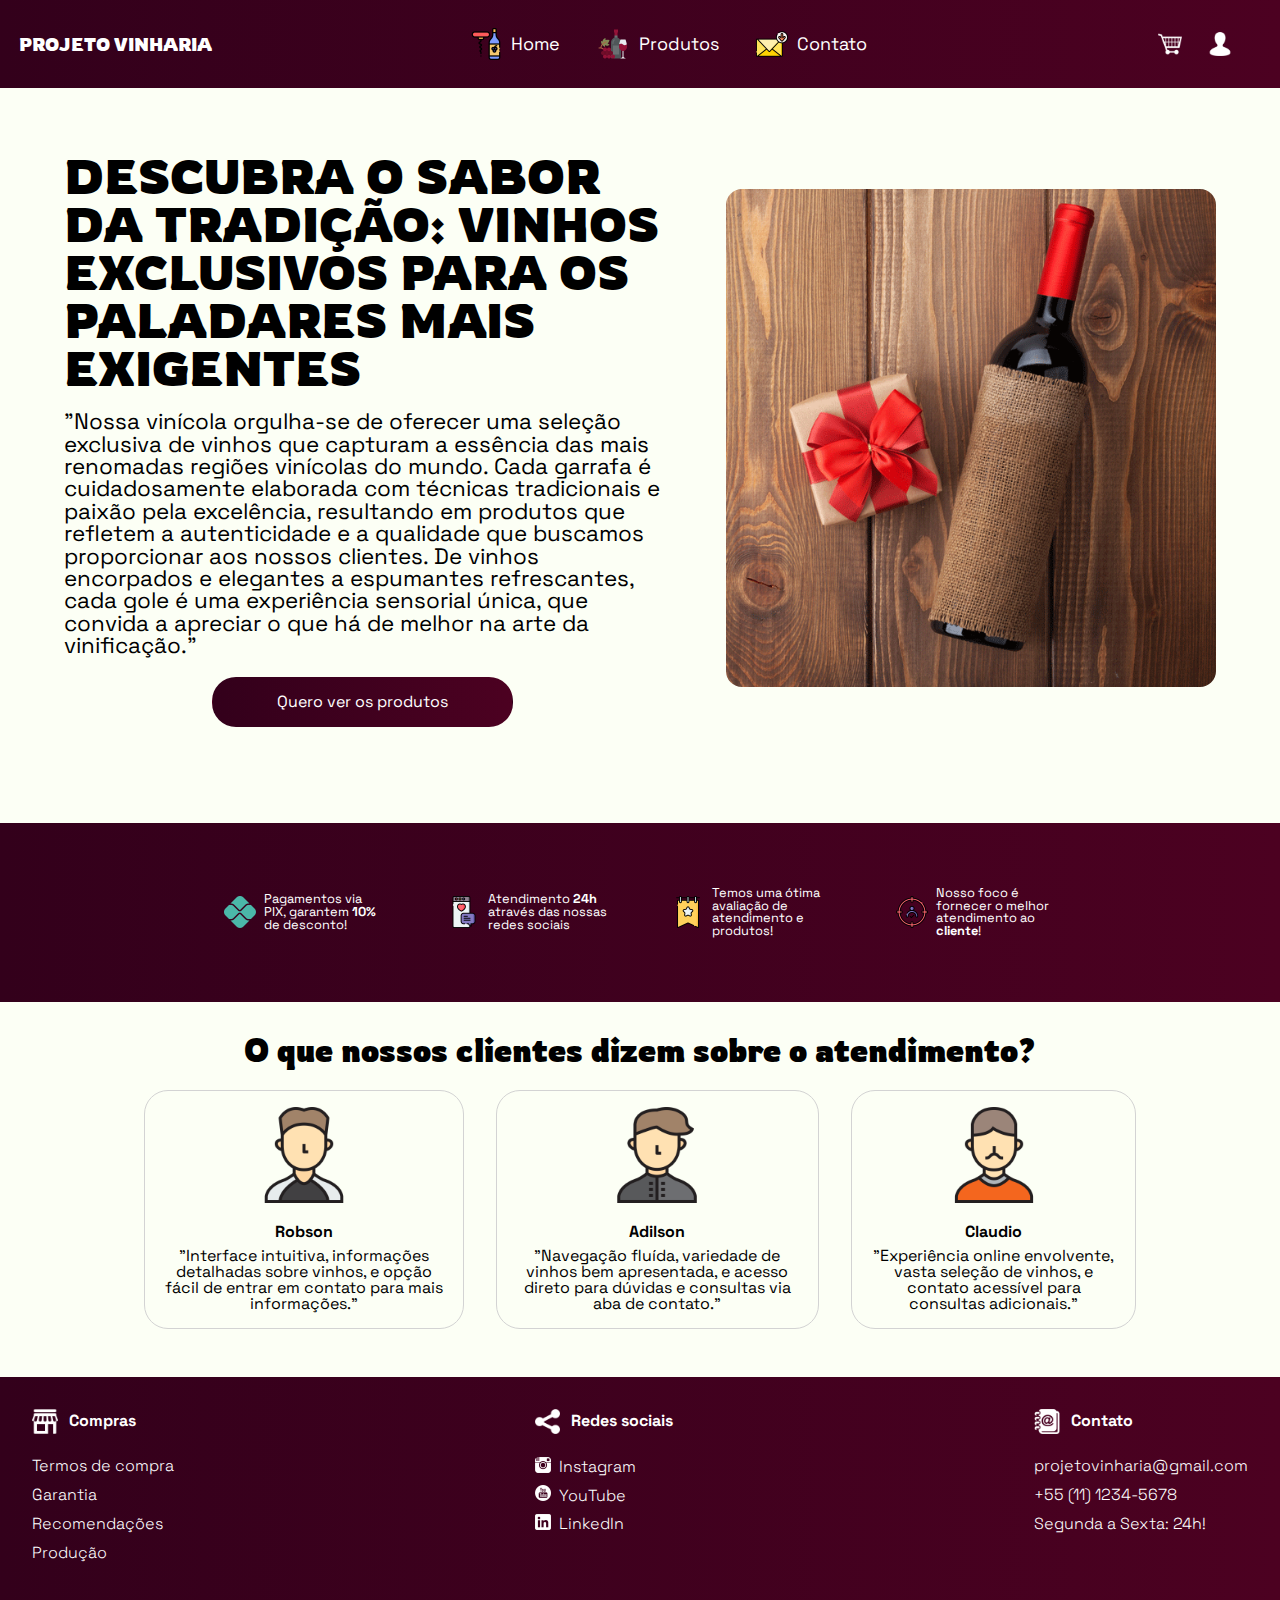
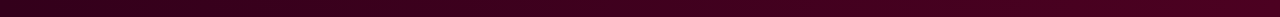
<file: index.html>
<!DOCTYPE html>
<html lang="en">
<head>
    <meta charset="UTF-8">
    <meta name="viewport" content="width=device-width, initial-scale=1.0">
    <title>Projeto vinharia</title>
    <link rel="icon" type="image/x-icon" href="img/web_ico.png">
    <link rel="stylesheet" href="style.css">
</head>
<body>

    <header class="cabecalho">
        <h1 class="cabecalho__titulo">Projeto vinharia</h1>
        <nav class="cabecalho__menu">
            <ul class="cabecalho__menu__lista">

                <li class="cabecalho__menu__lista__item">
                    <img class="cabecalho__menu__lista__item-icone" src="img/home-button.png">
                    <a href="index.html">Home</a>
                </li>

                <li class="cabecalho__menu__lista__item">
                    <img class="cabecalho__menu__lista__item-icone" src="img/wine-bottle.png">
                    <a href="loja.html">Produtos</a>
                </li>
                <li class="cabecalho__menu__lista__item">
                    <img class="cabecalho__menu__lista__item-icone" src="img/contact.png">
                    <a href="contato.html">Contato</a>
                </li>

            </ul>
        </nav>
        <div class="cabecalho__botoes">
            <img src="img/shopping-cart.png" class="cabecalho__botoes__item">
            <img src="img/man.png" class="cabecalho__botoes__item area-cliente">
        </div>
    </header>

    <main class="main-home">
        <div class="main-home__E">
            <h2 class="main-home__E__titulo">Descubra o Sabor da Tradição: Vinhos Exclusivos para os Paladares Mais Exigentes</h2>
            <p class="main-home__E__texto">"Nossa vinícola orgulha-se de oferecer uma seleção exclusiva de vinhos que capturam a essência das mais renomadas regiões vinícolas do mundo. Cada garrafa é cuidadosamente elaborada com técnicas tradicionais e paixão pela excelência, resultando em produtos que refletem a autenticidade e a qualidade que buscamos proporcionar aos nossos clientes. De vinhos encorpados e elegantes a espumantes refrescantes, cada gole é uma experiência sensorial única, que convida a apreciar o que há de melhor na arte da vinificação."</p>
            <a class="main-home__E__ancora" href="loja.html">Quero ver os produtos</a>
        </div>
        <div class="main-home__D">
            <img class="main-home__D__foto" src="img/home-pic.png">
        </div>
    </main>

    <bottom class="bottom">
        <div class="bottom__banner">

            <div class="bottom__banner__column">
                <img class="bottom__banner__column__icon" src="img/pix.png">
                <p class="bottom__banner__column__texto">Pagamentos via PIX, garantem <strong class="strong__destaque">10%</strong> de desconto!</p>
            </div>
            
            <div class="bottom__banner__column">
                <img class="bottom__banner__column__icon" src="img/social-media.png">
                <p class="bottom__banner__column__texto">Atendimento <strong class="strong__destaque">24h</strong> através das nossas redes sociais</p>
            </div>

            <div class="bottom__banner__column">
                <img class="bottom__banner__column__icon" src="img/bookmark.png">
                <p class="bottom__banner__column__texto">Temos uma ótima avaliação de atendimento e produtos!</p>
            </div>

            <div class="bottom__banner__column">
                <img class="bottom__banner__column__icon" src="img/target-audience.png">
                <p class="bottom__banner__column__texto">Nosso foco é fornecer o melhor atendimento ao <strong class="strong__destaque">cliente</strong>!</p>
            </div>
            
        </div>

        <div class="bottom__avaliacao">
            <div class="bottom__avaliacao__head">
                <h2 class="bottom__avaliacao__head__titulo">O que nossos clientes dizem sobre o atendimento?</h2>
            </div>
            <div class="bottom__avaliacao__avaliacoes">

                <div class="bottom__avaliacao__cliente">
                    <img class="bottom__avaliacao__cliente__foto" src="img/user-pic1.png">
                    <h2 class="bottom__avaliacao__cliente__nome">Robson</h2>
                    <p class="bottom__avaliacao__cliente__comentario">"Interface intuitiva, informações detalhadas sobre vinhos, e opção fácil de entrar em contato para mais informações."</p>
                </div>

                <div class="bottom__avaliacao__cliente">
                    <img class="bottom__avaliacao__cliente__foto" src="img/user-pic2.png">
                    <h2 class="bottom__avaliacao__cliente__nome">Adilson</h2>
                    <p class="bottom__avaliacao__cliente__comentario">"Navegação fluída, variedade de vinhos bem apresentada, e acesso direto para dúvidas e consultas via aba de contato."</p>
                </div>

                <div class="bottom__avaliacao__cliente">
                    <img class="bottom__avaliacao__cliente__foto" src="img/user-pic3.png">
                    <h2 class="bottom__avaliacao__cliente__nome">Claudio</h2>
                    <p class="bottom__avaliacao__cliente__comentario">"Experiência online envolvente, vasta seleção de vinhos, e contato acessível para consultas adicionais."</p>
                </div>
            </div>
        </div>
    </bottom>

    <footer class="rodape">

        <div class="rodape__column">
            <div class="rodape__column__header">
                <img class="rodape__column__header__icon" src="img/online-store.png">
                <h2 class="rodape__column__header__top">Compras</h2>
            </div>
            <div class="rodape__column__body">
                <a class="rodape__column__body__texto">Termos de compra</a>
                <a class="rodape__column__body__texto">Garantia</a>
                <a class="rodape__column__body__texto">Recomendações</a>
                <a class="rodape__column__body__texto">Produção</a>
            </div>
        </div>

        <div class="rodape__column">
            <div class="rodape__column__header">
                <img class="rodape__column__header__icon" src="img/share.png">
                <h2 class="rodape__column__header__top">Redes sociais</h2>
            </div>
            <div class="rodape__column__body">
                <div class="rodape__column__body__social">
                    <img class="rodape__column__body__pic" src="img/instagram.png">
                    <a class="rodape__column__body__texto">Instagram</a>
                </div>
                <div class="rodape__column__body__social">
                    <img class="rodape__column__body__pic" src="img/youtube.png">
                    <a class="rodape__column__body__texto">YouTube</a>
                </div>
                <div class="rodape__column__body__social">
                    <img class="rodape__column__body__pic" src="img/linkedin.png">
                    <a class="rodape__column__body__texto">LinkedIn</a>
                </div>
            </div>
        </div>

        <div class="rodape__column">
            <div class="rodape__column__header">
                <img class="rodape__column__header__icon" src="img/send.png">
                <h2 class="rodape__column__header__top">Contato</h2>
            </div>
                <div class="rodape__column__body">
                    <a class="rodape__column__body__texto">projetovinharia@gmail.com</a>
                    <p class="rodape__column__body__texto">+55 (11) 1234-5678</p>
                    <p class="rodape__column__body__texto">Segunda a Sexta: 24h!</p>
                </div>
        </div>

    </footer>
    
</body>
</html>
</file>
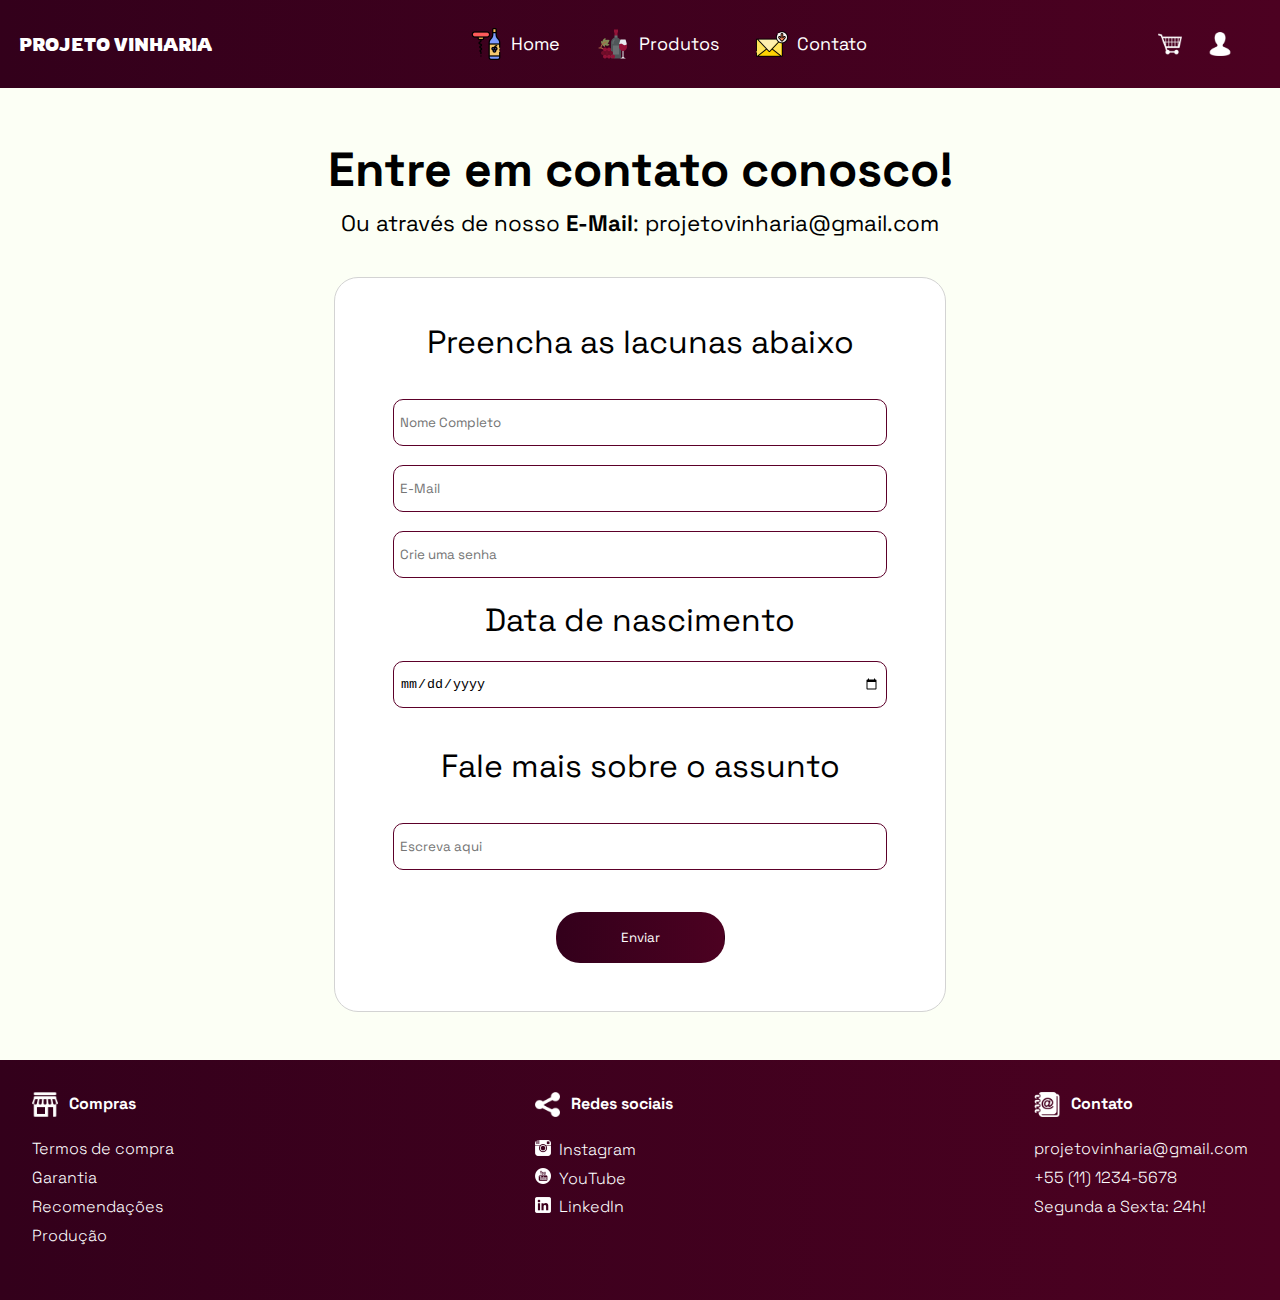
<file: contato.html>
<!DOCTYPE html>
<html lang="en">
<head>
    <meta charset="UTF-8">
    <meta name="viewport" content="width=device-width, initial-scale=1.0">
    <title>Projeto vinharia</title>
    <link rel="icon" type="image/x-icon" href="img/web_ico.png">
    <link rel="stylesheet" href="style.css">
</head>
<body>

    <header class="cabecalho">
        <h1 class="cabecalho__titulo">Projeto vinharia</h1>
        <nav class="cabecalho__menu">
            <ul class="cabecalho__menu__lista">

                <li class="cabecalho__menu__lista__item">
                    <img class="cabecalho__menu__lista__item-icone" src="img/home-button.png">
                    <a href="index.html">Home</a>
                </li>

                <li class="cabecalho__menu__lista__item">
                    <img class="cabecalho__menu__lista__item-icone" src="img/wine-bottle.png">
                    <a href="loja.html">Produtos</a>
                </li>
                <li class="cabecalho__menu__lista__item">
                    <img class="cabecalho__menu__lista__item-icone" src="img/contact.png">
                    <a href="contato.html">Contato</a>
                </li>
                
            </ul>
        </nav>
        <div class="cabecalho__botoes">
            <img src="img/shopping-cart.png" class="cabecalho__botoes__item">
            <img src="img/man.png" class="cabecalho__botoes__item area-cliente">
        </div>
    </header>

    <main class="main-contato">
            <h2 class="main-contato__titulo">Entre em contato conosco!</h2>
            <p class="main-contato__texto">Ou através de nosso<strong class="strong__destaque"> E-Mail</strong>: projetovinharia@gmail.com</p>

            <section class="main-contato__caixa">
                <h2 class="main-contato__caixa__texto">Preencha as lacunas abaixo</h2>
                <div class="main-contato__caixa__credenciais">
                    <input class="main-contato__caixa__credenciais__preencher" type="text" placeholder="Nome Completo">
                    <input class="main-contato__caixa__credenciais__preencher" type="email" placeholder="E-Mail">
                    <input class="main-contato__caixa__credenciais__preencher" type="password" placeholder="Crie uma senha">
                    <h2 class="main-contato__caixa__texto">Data de nascimento</h2>
                    <input class="main-contato__caixa__credenciais__preencher" type="date" placeholder="Data de Nascimento">
                </div>
                <h2 class="main-contato__caixa__texto">Fale mais sobre o assunto</h2>
                <div class="main-contato__caixa__credenciais">
                    <input class="main-contato__caixa__credenciais__preencher" type="text" placeholder="Escreva aqui">
                </div>
                <div class="main-contato__caixa__credenciais">
                    <button class="main-contato__caixa__credenciais-botao">Enviar</button>
                </div>
            </section>
    </main>

    <footer class="rodape">

        <div class="rodape__column">
            <div class="rodape__column__header">
                <img class="rodape__column__header__icon" src="img/online-store.png">
                <h2 class="rodape__column__header__top">Compras</h2>
            </div>
            <div class="rodape__column__body">
                <a class="rodape__column__body__texto">Termos de compra</a>
                <a class="rodape__column__body__texto">Garantia</a>
                <a class="rodape__column__body__texto">Recomendações</a>
                <a class="rodape__column__body__texto">Produção</a>
            </div>
        </div>

        <div class="rodape__column">
            <div class="rodape__column__header">
                <img class="rodape__column__header__icon" src="img/share.png">
                <h2 class="rodape__column__header__top">Redes sociais</h2>
            </div>
            <div class="rodape__column__body">
                <div class="rodape__column__body__social">
                    <img class="rodape__column__body__pic" src="img/instagram.png">
                    <a class="rodape__column__body__texto">Instagram</a>
                </div>
                <div class="rodape__column__body__social">
                    <img class="rodape__column__body__pic" src="img/youtube.png">
                    <a class="rodape__column__body__texto">YouTube</a>
                </div>
                <div class="rodape__column__body__social">
                    <img class="rodape__column__body__pic" src="img/linkedin.png">
                    <a class="rodape__column__body__texto">LinkedIn</a>
                </div>
            </div>
        </div>

        <div class="rodape__column">
            <div class="rodape__column__header">
                <img class="rodape__column__header__icon" src="img/send.png">
                <h2 class="rodape__column__header__top">Contato</h2>
            </div>
                <div class="rodape__column__body">
                    <a class="rodape__column__body__texto">projetovinharia@gmail.com</a>
                    <p class="rodape__column__body__texto">+55 (11) 1234-5678</p>
                    <p class="rodape__column__body__texto">Segunda a Sexta: 24h!</p>
                </div>
        </div>

    </footer>
    
</body>
</html>
</file>
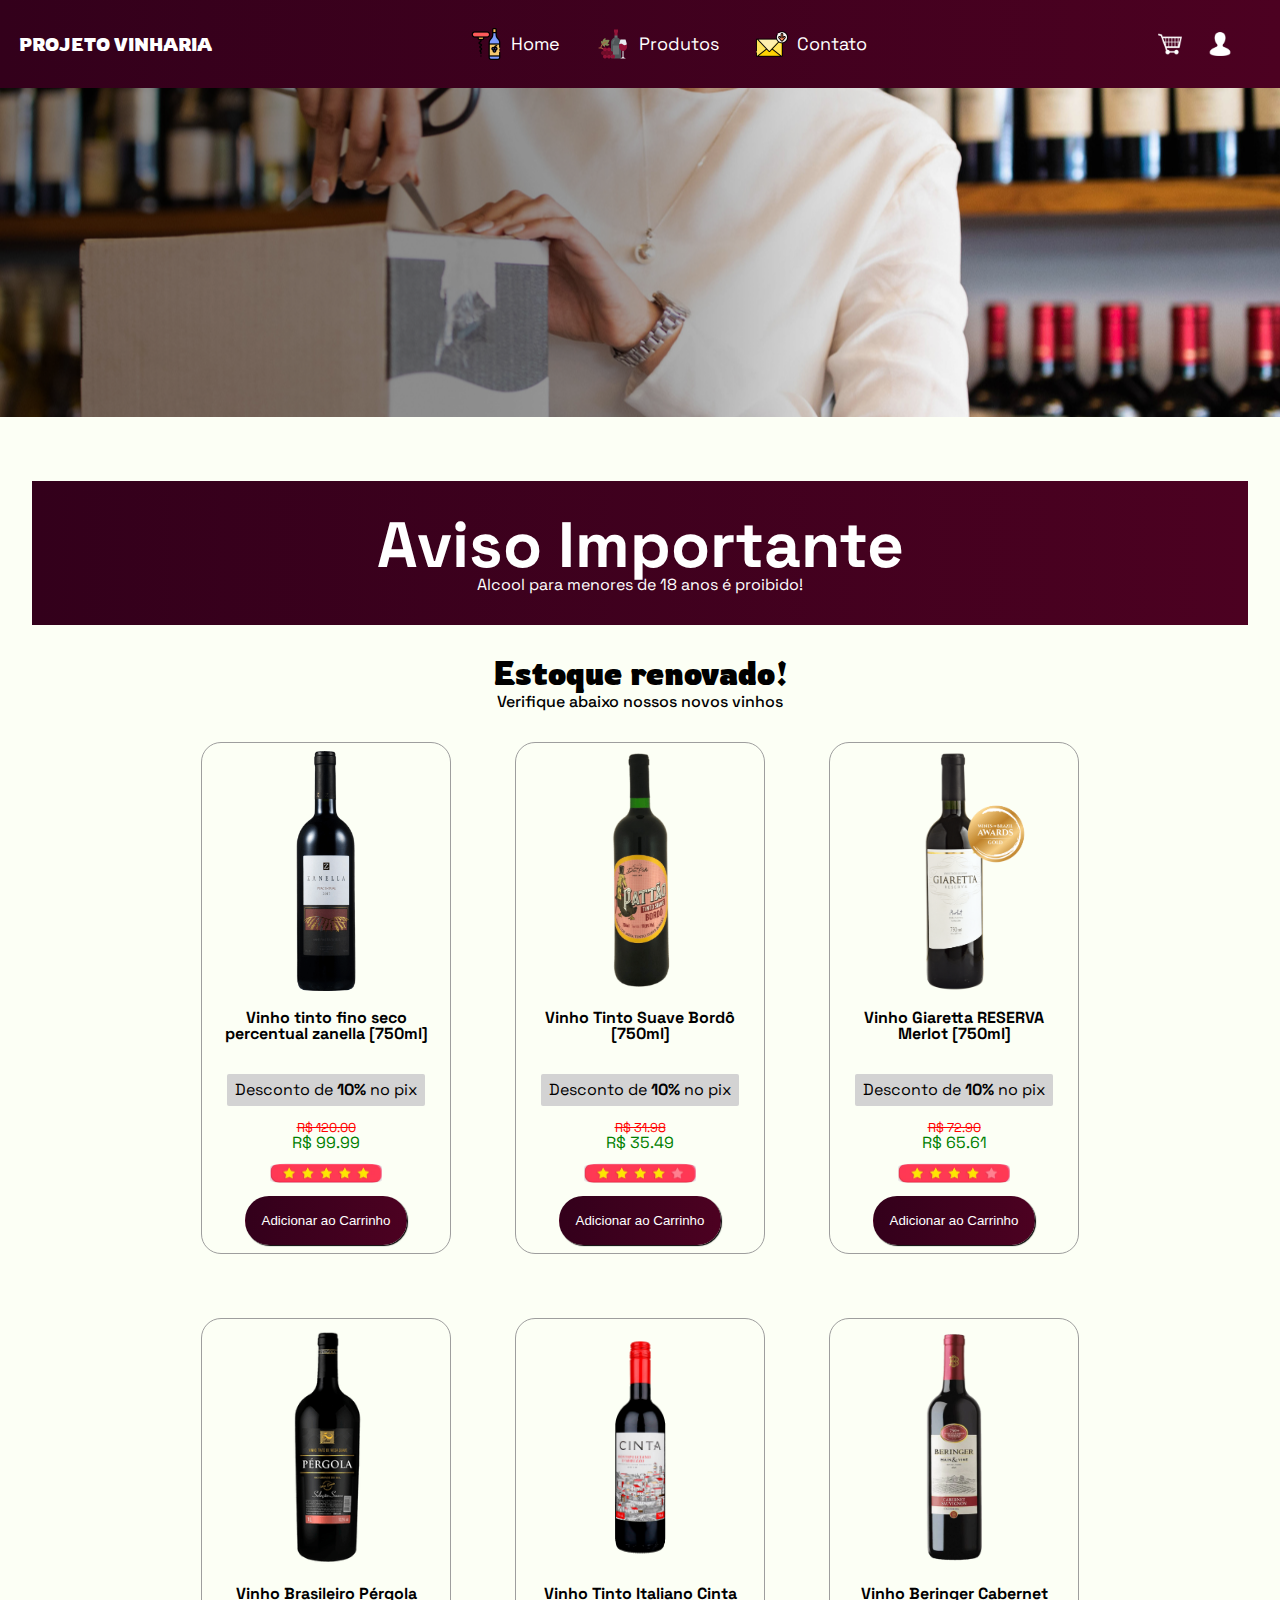
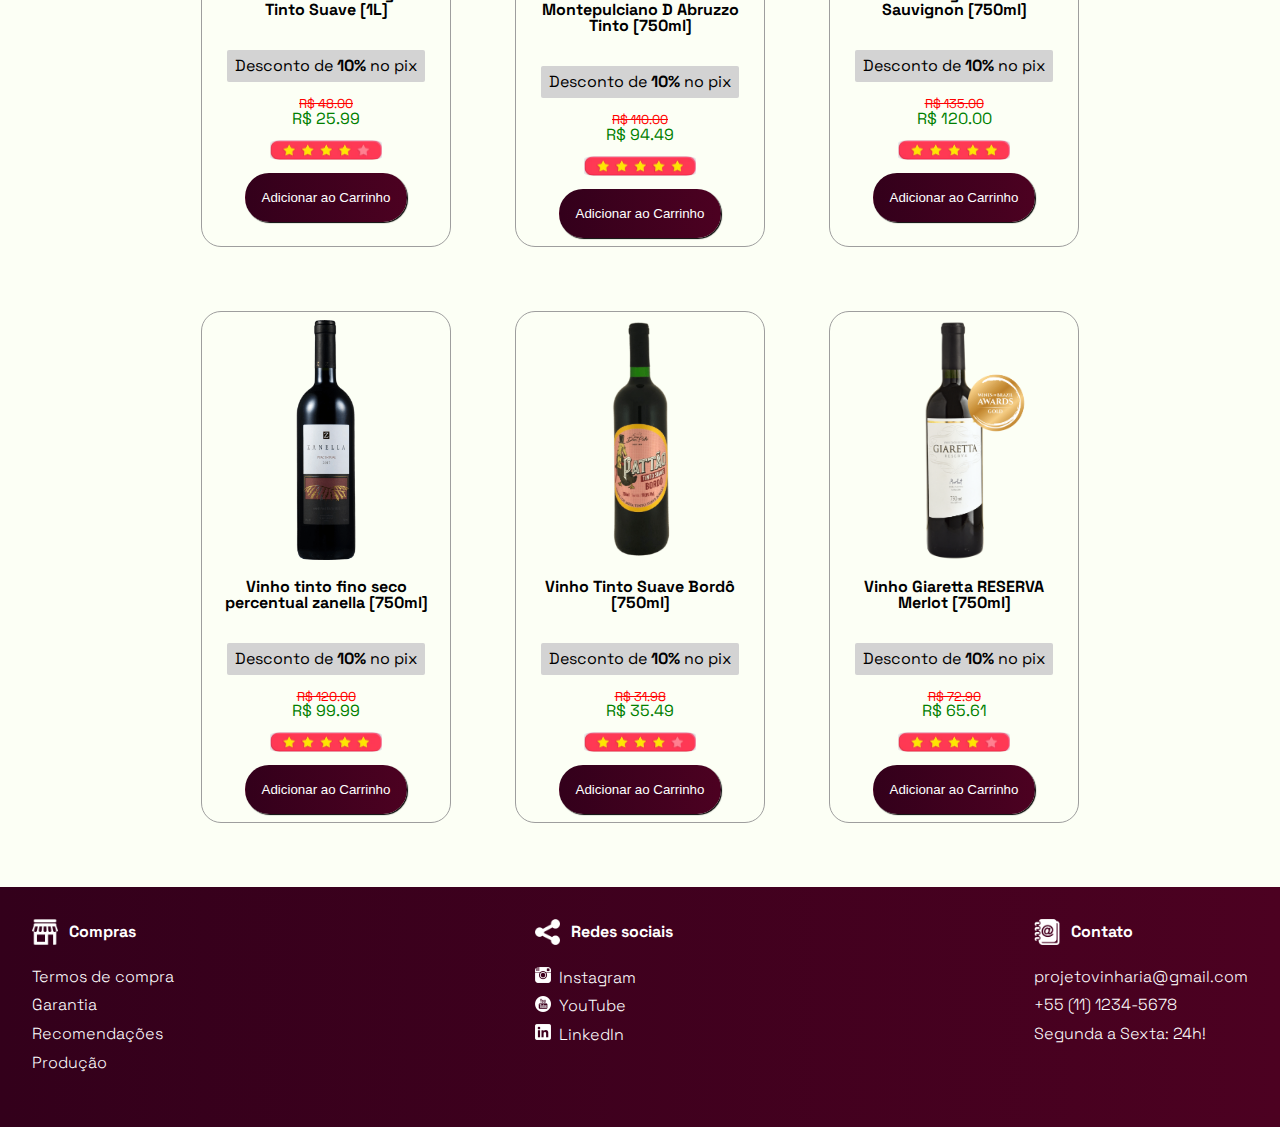
<file: loja.html>
<!DOCTYPE html>
<html lang="en">
<head>
    <meta charset="UTF-8">
    <meta name="viewport" content="width=device-width, initial-scale=1.0">
    <title>Projeto vinharia</title>
    <link rel="icon" type="image/x-icon" href="img/web_ico.png">
    <link rel="stylesheet" href="style.css">
</head>
<body>
    <header class="cabecalho">
        <h1 class="cabecalho__titulo">Projeto vinharia</h1>
        <nav class="cabecalho__menu">
            <ul class="cabecalho__menu__lista">

                <li class="cabecalho__menu__lista__item">
                    <img class="cabecalho__menu__lista__item-icone" src="img/home-button.png">
                    <a href="index.html">Home</a>
                </li>

                <li class="cabecalho__menu__lista__item">
                    <img class="cabecalho__menu__lista__item-icone" src="img/wine-bottle.png">
                    <a href="loja.html">Produtos</a>
                </li>
                <li class="cabecalho__menu__lista__item">
                    <img class="cabecalho__menu__lista__item-icone" src="img/contact.png">
                    <a href="contato.html">Contato</a>
                </li>
                
            </ul>
        </nav>
        <div class="cabecalho__botoes">
            <img src="img/shopping-cart.png" class="cabecalho__botoes__item">
            <img src="img/man.png" class="cabecalho__botoes__item area-cliente">
        </div>
    </header>

    <top class="top">
        <div class="top__banner"></div>
    </top>

    <main class="main">

    <span class="span">
        <div class="span__banner">
            <div class="span__banner__column">
                <h2 class="span__banner__column__titulo"><strong class="strong__destaque">Aviso Importante</strong></h2>
                <p class="span__banner__column__texto">Alcool para menores de 18 anos é proibido!</p>
            </div>
        </div>
    </span>

        <h2 class="main__titulo">Estoque renovado!</h2>
        <h3 class="main__subtitulo">Verifique abaixo nossos novos vinhos</h3>
        <section class="main__produtos">
            
            <div class="main__produtos__row">
                <div class="main__produtos__item">
                    <div class="main__produtos__item-iconelancamento">
                        <img class="main__produtos__item-foto" src="img/vinho1.png">
                    </div>
                    <p class="main__produtos__item-nome">Vinho tinto fino seco percentual zanella [750ml]</p>
                    <p class="main__produtos__item-desconto">Desconto de <strong class="strong__destaque">10%</strong> no pix</p>
                    <s class="main__produtos__item-precoantigo">R$ 120.00</s>
                    <p class="main__produtos__item-preconovo">R$ 99.99</p>
                    <img class="main__produtos__item-avaliacao" src="img/5estrelas.png">
                    <button class="main__produtos__item-botao">Adicionar ao Carrinho</button>
                </div>

                <div class="main__produtos__item">
                    <div class="main__produtos__item-iconelancamento">
                        <img class="main__produtos__item-foto" src="img/vinho2.png">
                    </div>
                    <p class="main__produtos__item-nome">Vinho Tinto Suave Bordô [750ml]</p>
                    <p class="main__produtos__item-desconto">Desconto de <strong class="strong__destaque">10%</strong> no pix</p>
                    <s class="main__produtos__item-precoantigo">R$ 31.98</s>
                    <p class="main__produtos__item-preconovo">R$ 35.49</p>
                    <img class="main__produtos__item-avaliacao" src="img/4estrelas.png">
                    <button class="main__produtos__item-botao">Adicionar ao Carrinho</button>
                </div>

                <div class="main__produtos__item">
                    <div class="main__produtos__item-iconelancamento">
                        <img class="main__produtos__item-foto" src="img/vinho3.png">
                    </div>
                    <p class="main__produtos__item-nome">Vinho Giaretta RESERVA Merlot [750ml]</p>
                    <p class="main__produtos__item-desconto">Desconto de <strong class="strong__destaque">10%</strong> no pix</p>
                    <s class="main__produtos__item-precoantigo">R$ 72.90</s>
                    <p class="main__produtos__item-preconovo">R$ 65.61</p>
                    <img class="main__produtos__item-avaliacao" src="img/4estrelas.png">
                    <button class="main__produtos__item-botao">Adicionar ao Carrinho</button>
                </div>
            </div>

            <div class="main__produtos__row">
                <div class="main__produtos__item">
                    <div class="main__produtos__item-iconelancamento">
                        <img class="main__produtos__item-foto" src="img/vinho4.png">
                    </div>
                    <p class="main__produtos__item-nome">Vinho Brasileiro Pérgola Tinto Suave  [1L]</p>
                    <p class="main__produtos__item-desconto">Desconto de <strong class="strong__destaque">10%</strong> no pix</p>
                    <s class="main__produtos__item-precoantigo">R$ 48.00</s>
                    <p class="main__produtos__item-preconovo">R$ 25.99</p>
                    <img class="main__produtos__item-avaliacao" src="img/4estrelas.png">
                    <button class="main__produtos__item-botao">Adicionar ao Carrinho</button>
                </div>

                <div class="main__produtos__item">
                    <div class="main__produtos__item-iconelancamento">
                        <img class="main__produtos__item-foto" src="img/vinho5.png">
                    </div>
                    <p class="main__produtos__item-nome">Vinho Tinto Italiano Cinta Montepulciano D Abruzzo Tinto [750ml]</p>
                    <p class="main__produtos__item-desconto">Desconto de <strong class="strong__destaque">10%</strong> no pix</p>
                    <s class="main__produtos__item-precoantigo">R$ 110.00</s>
                    <p class="main__produtos__item-preconovo">R$ 94.49</p>
                    <img class="main__produtos__item-avaliacao" src="img/5estrelas.png">
                    <button class="main__produtos__item-botao">Adicionar ao Carrinho</button>
                </div>

                <div class="main__produtos__item">
                    <div class="main__produtos__item-iconelancamento">
                        <img class="main__produtos__item-foto" src="img/vinho6.png">
                    </div>
                    <p class="main__produtos__item-nome">Vinho Beringer Cabernet Sauvignon [750ml]</p>
                    <p class="main__produtos__item-desconto">Desconto de <strong class="strong__destaque">10%</strong> no pix</p>
                    <s class="main__produtos__item-precoantigo">R$ 135.00</s>
                    <p class="main__produtos__item-preconovo">R$ 120.00</p>
                    <img class="main__produtos__item-avaliacao" src="img/5estrelas.png">
                    <button class="main__produtos__item-botao">Adicionar ao Carrinho</button>
                </div>
            </div>

            <div class="main__produtos__row">
                <div class="main__produtos__item">
                    <div class="main__produtos__item-iconelancamento">
                        <img class="main__produtos__item-foto" src="img/vinho1.png">
                    </div>
                    <p class="main__produtos__item-nome">Vinho tinto fino seco percentual zanella [750ml]</p>
                    <p class="main__produtos__item-desconto">Desconto de <strong class="strong__destaque">10%</strong> no pix</p>
                    <s class="main__produtos__item-precoantigo">R$ 120.00</s>
                    <p class="main__produtos__item-preconovo">R$ 99.99</p>
                    <img class="main__produtos__item-avaliacao" src="img/5estrelas.png">
                    <button class="main__produtos__item-botao">Adicionar ao Carrinho</button>
                </div>

                <div class="main__produtos__item">
                    <div class="main__produtos__item-iconelancamento">
                        <img class="main__produtos__item-foto" src="img/vinho2.png">
                    </div>
                    <p class="main__produtos__item-nome">Vinho Tinto Suave Bordô [750ml]</p>
                    <p class="main__produtos__item-desconto">Desconto de <strong class="strong__destaque">10%</strong> no pix</p>
                    <s class="main__produtos__item-precoantigo">R$ 31.98</s>
                    <p class="main__produtos__item-preconovo">R$ 35.49</p>
                    <img class="main__produtos__item-avaliacao" src="img/4estrelas.png">
                    <button class="main__produtos__item-botao">Adicionar ao Carrinho</button>
                </div>

                <div class="main__produtos__item">
                    <div class="main__produtos__item-iconelancamento">
                        <img class="main__produtos__item-foto" src="img/vinho3.png">
                    </div>
                    <p class="main__produtos__item-nome">Vinho Giaretta RESERVA Merlot [750ml]</p>
                    <p class="main__produtos__item-desconto">Desconto de <strong class="strong__destaque">10%</strong> no pix</p>
                    <s class="main__produtos__item-precoantigo">R$ 72.90</s>
                    <p class="main__produtos__item-preconovo">R$ 65.61</p>
                    <img class="main__produtos__item-avaliacao" src="img/4estrelas.png">
                    <button class="main__produtos__item-botao">Adicionar ao Carrinho</button>
                </div>
            </div>
    
        </section>
    </main>

    <footer class="rodape">

        <div class="rodape__column">
            <div class="rodape__column__header">
                <img class="rodape__column__header__icon" src="img/online-store.png">
                <h2 class="rodape__column__header__top">Compras</h2>
            </div>
            <div class="rodape__column__body">
                <a class="rodape__column__body__texto">Termos de compra</a>
                <a class="rodape__column__body__texto">Garantia</a>
                <a class="rodape__column__body__texto">Recomendações</a>
                <a class="rodape__column__body__texto">Produção</a>
            </div>
        </div>

        <div class="rodape__column">
            <div class="rodape__column__header">
                <img class="rodape__column__header__icon" src="img/share.png">
                <h2 class="rodape__column__header__top">Redes sociais</h2>
            </div>
            <div class="rodape__column__body">
                <div class="rodape__column__body__social">
                    <img class="rodape__column__body__pic" src="img/instagram.png">
                    <a class="rodape__column__body__texto">Instagram</a>
                </div>
                <div class="rodape__column__body__social">
                    <img class="rodape__column__body__pic" src="img/youtube.png">
                    <a class="rodape__column__body__texto">YouTube</a>
                </div>
                <div class="rodape__column__body__social">
                    <img class="rodape__column__body__pic" src="img/linkedin.png">
                    <a class="rodape__column__body__texto">LinkedIn</a>
                </div>
            </div>
        </div>

        <div class="rodape__column">
            <div class="rodape__column__header">
                <img class="rodape__column__header__icon" src="img/send.png">
                <h2 class="rodape__column__header__top">Contato</h2>
            </div>
                <div class="rodape__column__body">
                    <a class="rodape__column__body__texto">projetovinharia@gmail.com</a>
                    <p class="rodape__column__body__texto">+55 (11) 1234-5678</p>
                    <p class="rodape__column__body__texto">Segunda a Sexta: 24h!</p>
                </div>
        </div>

    </footer>
    
</body>
</html>
</file>
<file: style.css>
@import url('styles/reset.css');
@import url('styles/header.css');
@import url('styles/main.css');
@import url('styles/footer.css');
@import url('https://fonts.googleapis.com/css2?family=Rowdies:wght@300;400;700&family=Space+Grotesk:wght@300..700&display=swap');

:root {
    --paleta-vinharia: linear-gradient(to right, #33001b, #4C0121); 
    --paleta-vinharia-secundaria: #9d9d9d; 
    --cor-fonte: white;
    --fonte-site: "Space Grotesk", sans-serif;
    --fonte-secundaria: "Rowdies", sans-serif;
}

strong {
    font-weight: 700;
}

* {
    max-width: 100%;
}

body {
    background: rgb(252, 255, 245);
}
</file>
